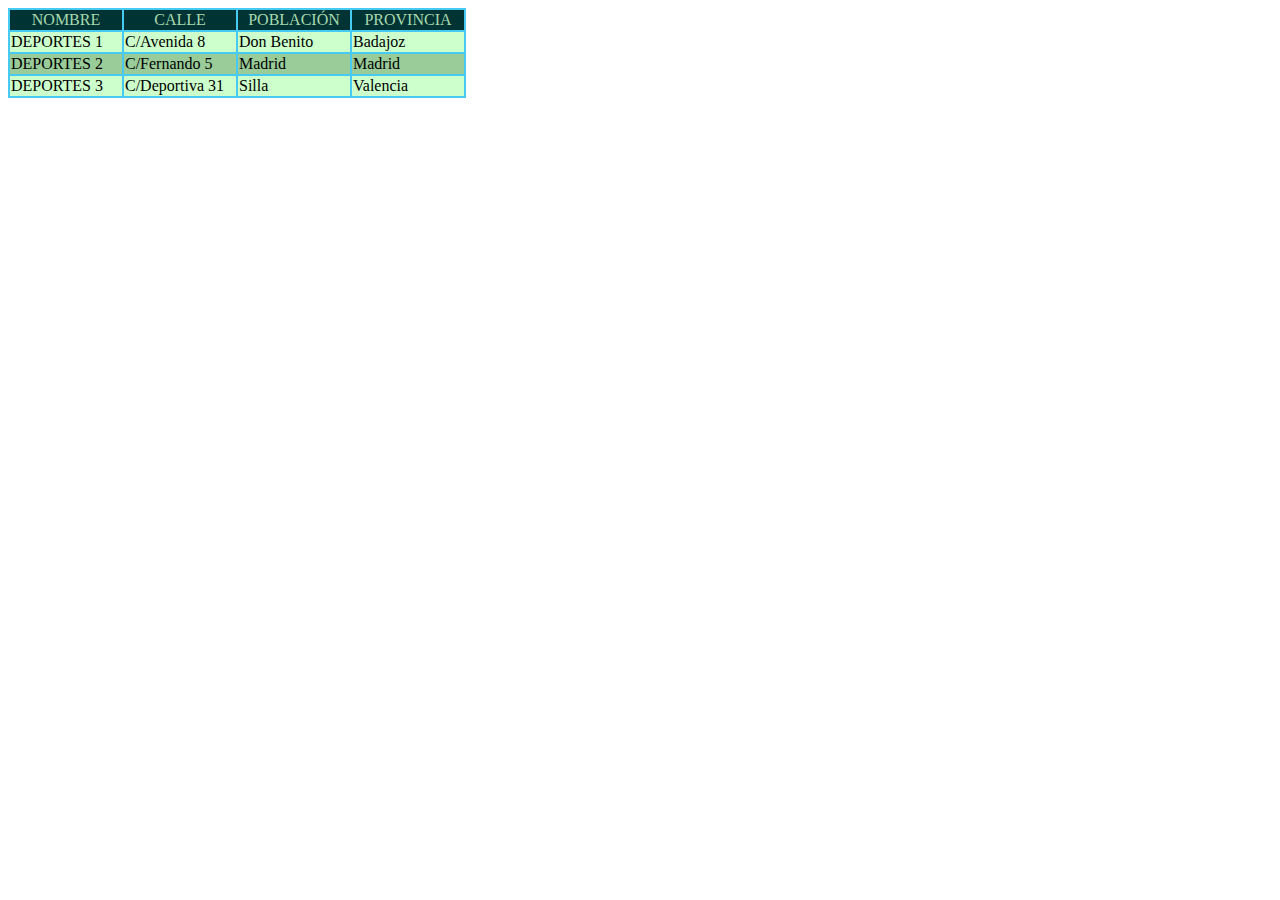
<file: ej_11_12/index.html>
<!DOCTYPE html>
<html lang="en">
<head>
    <meta charset="UTF-8">
    <meta name="viewport" content="width=device-width, initial-scale=1.0">
    <link rel="stylesheet" href="css/styles.css">
    <title>Ejercicio 11</title>
</head>
<body>
    <table>
        <thead>
            <td>NOMBRE</td>
            <td>CALLE</td>
            <td>POBLACIÓN</td>
            <td>PROVINCIA</td>
        </thead>
        <tr>
            <td>DEPORTES 1</td>
            <td>C/Avenida 8</td>
            <td>Don Benito</td>
            <td>Badajoz</td>
        </tr>
        <tr>
            <td>DEPORTES 2</td>
            <td>C/Fernando 5</td>
            <td>Madrid</td>
            <td>Madrid</td>
        </tr>
        <tr>
            <td>DEPORTES 3</td>
            <td>C/Deportiva 31</td>
            <td>Silla</td>
            <td>Valencia</td>
        </tr>
    </table>
</body>
</html>
</file>
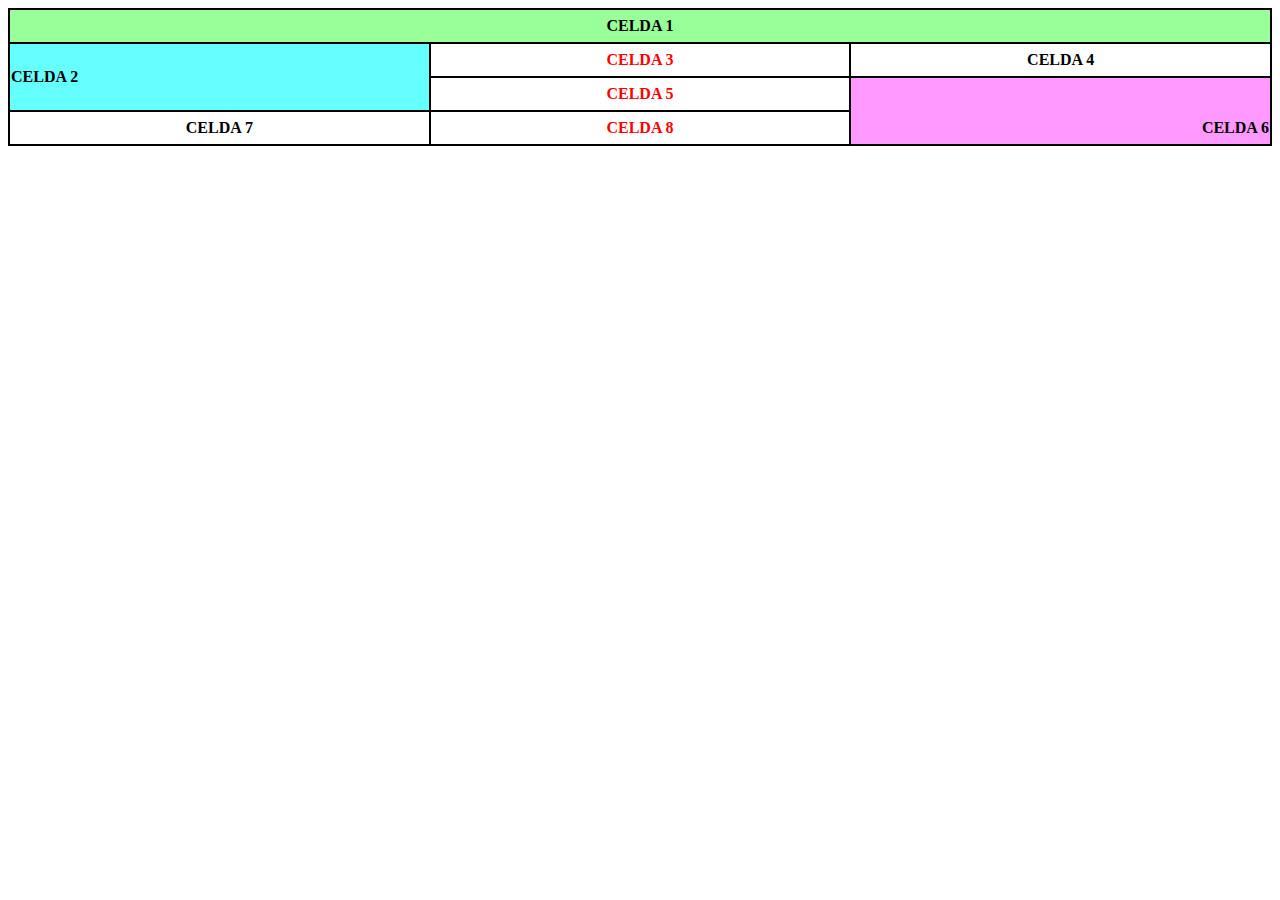
<file: ej_13/index.html>
<!DOCTYPE html>
<html lang="en">
<head>
    <meta charset="UTF-8">
    <meta name="viewport" content="width=device-width, initial-scale=1.0">
    <link rel="stylesheet" href="css/styles.css">
    <title>Ejercicio 13</title>
</head>
<body>
    <table>
        <thead>
            <td colspan="3">CELDA 1</td>
        </thead>
        <tr>
            <td rowspan="2" class="blue-back">CELDA 2</td>
            <td class="red-text">CELDA 3</td>
            <td>CELDA 4</td>
        </tr>
        <tr>
            <td class="red-text">CELDA 5</td>
            <td rowspan="2" class="pink-back">CELDA 6</td>
        </tr>
        <tr>
            <td>CELDA 7</td>
            <td class="red-text">CELDA 8</td>
        </tr>
    </table>
</body>
</html>
</file>
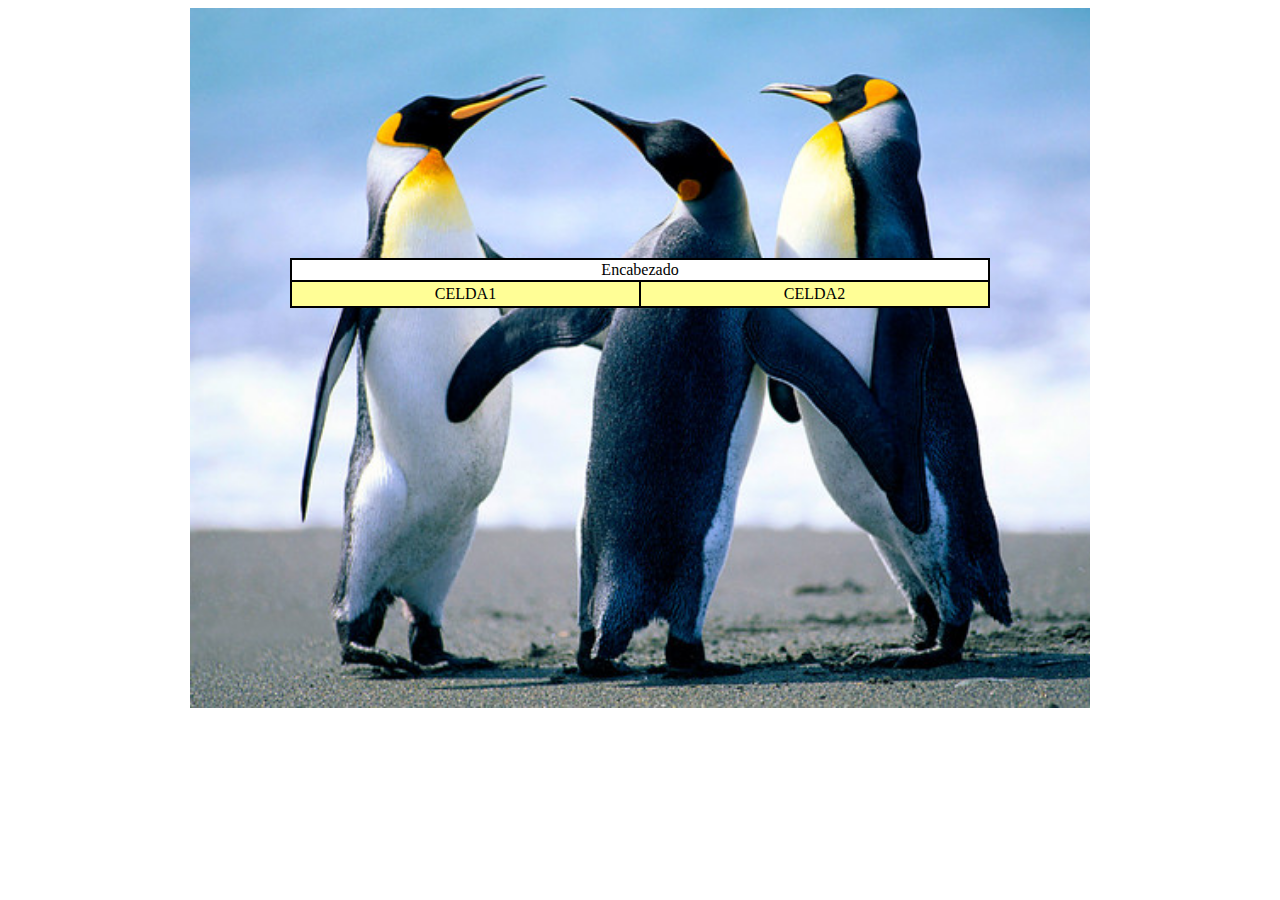
<file: ej_14/index.html>
<!DOCTYPE html>
<html lang="en">
<head>
    <meta charset="UTF-8">
    <meta name="viewport" content="width=device-width, initial-scale=1.0">
    <link rel="stylesheet" href="css/styles.css">
    <title>Ejercicio 14</title>
</head>
<body>
    <div id="container">
        <table>
            <thead>
                <td colspan="2">Encabezado</td>
            </thead>
            <tr>
                <td>CELDA1</td>
                <td>CELDA2</td>
            </tr>
        </table>
    </div>
</body>
</html>
</file>
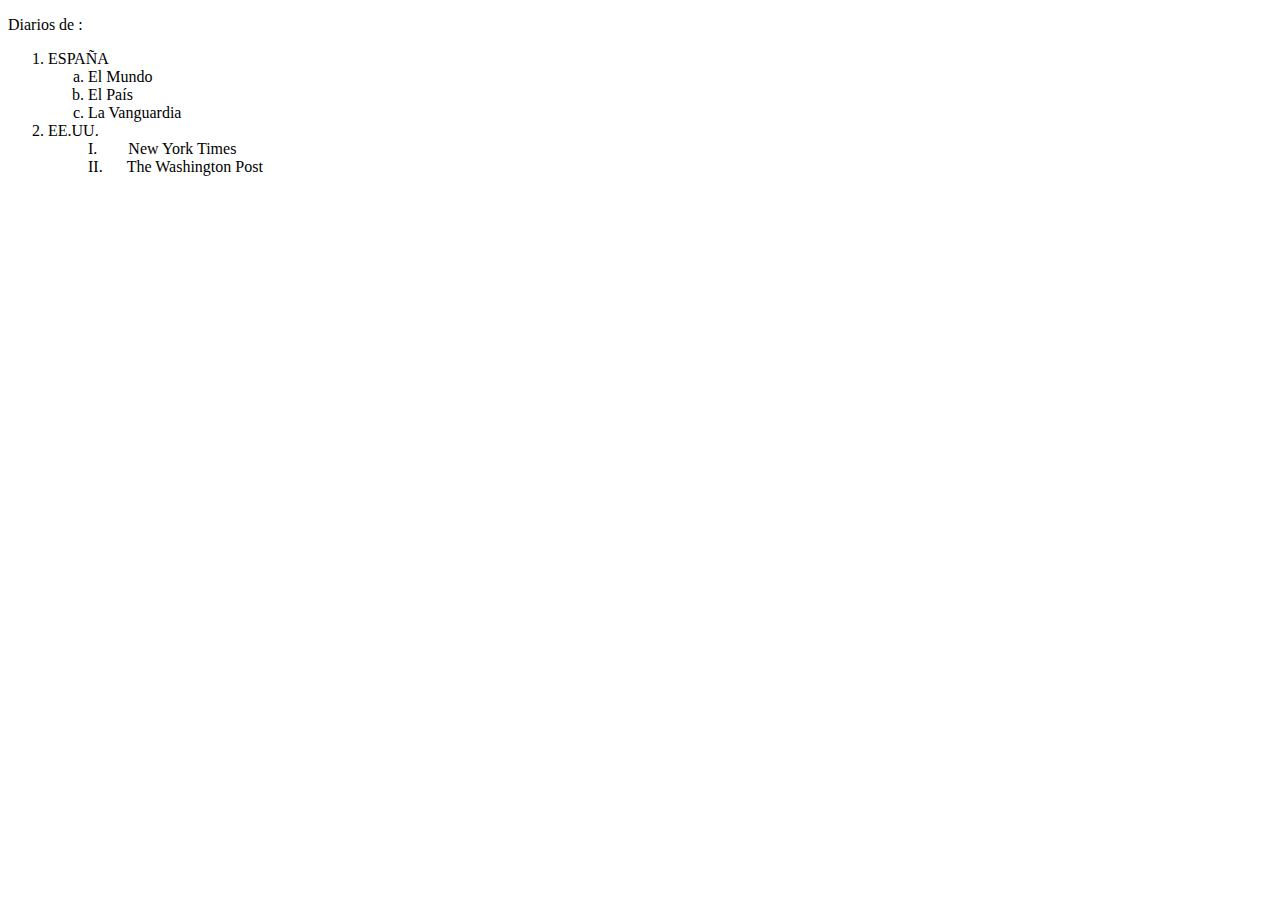
<file: ej_15/index.html>
<!DOCTYPE html>
<html lang="en">
<head>
    <meta charset="UTF-8">
    <meta name="viewport" content="width=device-width, initial-scale=1.0">
    <link rel="stylesheet" href="css/styles.css">
    <title>Ejercicio 15</title>
</head>
<body>
    <p>Diarios de : <br></p>
    <ol id="list_countries">
        <li>ESPAÑA</li>
        <ol id="list_spain">
            <li>El Mundo</li>
            <li>El País</li>
            <li>La Vanguardia</li>
        </ol>
        <li>EE.UU.</li>
        <ol id="list_eeuu">
            <li><p>New York Times</p></li>
            <li><p>The Washington Post</p></li>
        </ol>
    </ol>
</body>
</html>
</file>
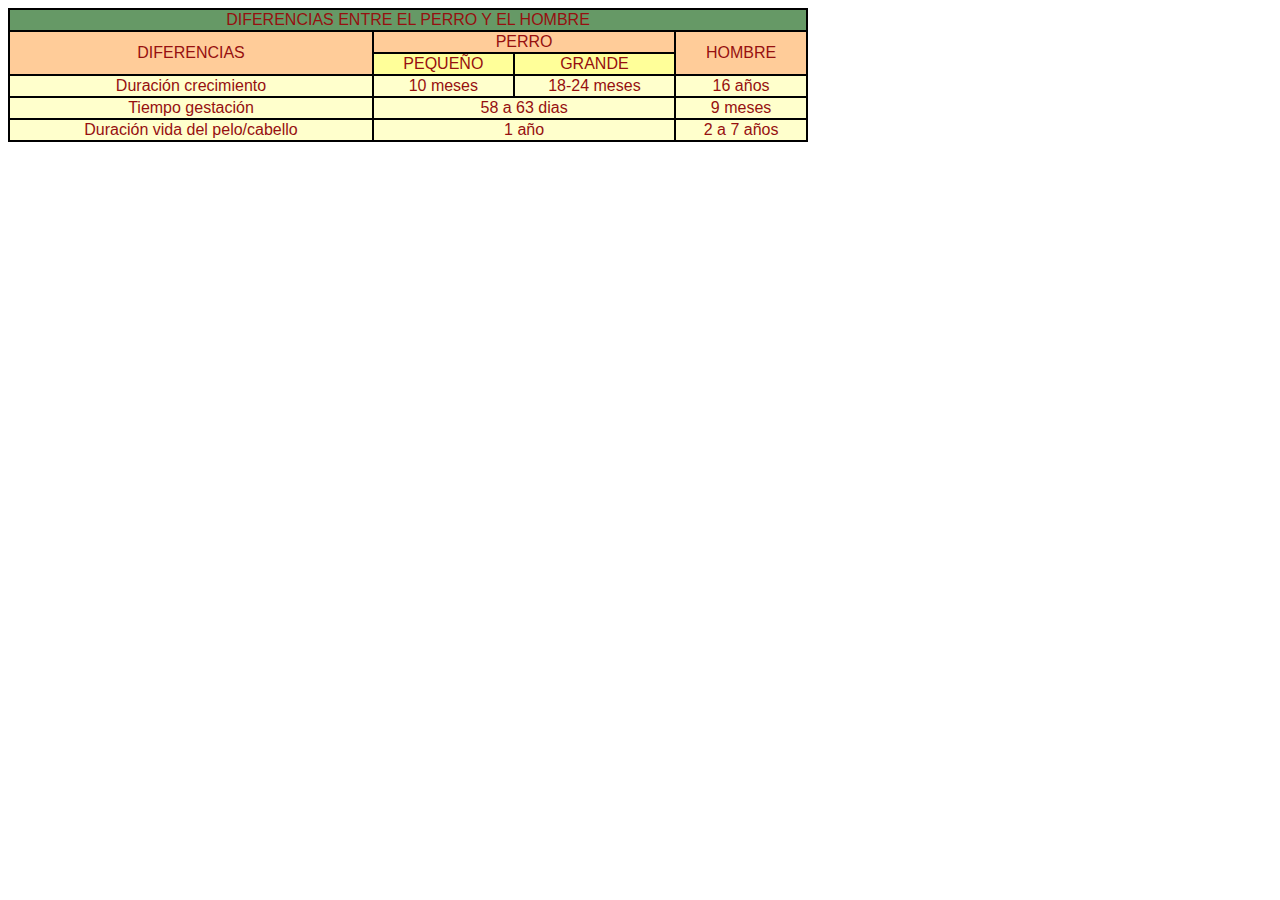
<file: ej_16/index.html>
<!DOCTYPE html>
<html lang="en">
<head>
    <meta charset="UTF-8">
    <meta name="viewport" content="width=device-width, initial-scale=1.0">
    <link rel="stylesheet" href="css/styles.css">
    <title>Ejercicio 16</title>
</head>
<body>
    
    <table>
        <thead>
            <th colspan="4">DIFERENCIAS ENTRE EL PERRO Y EL HOMBRE</th>
        </thead>
        <tbody>
            <tr>
                <td rowspan="2">DIFERENCIAS</td>
                <td colspan="2">PERRO</td>
                <td rowspan="2">HOMBRE</td>
            </tr>
            <tr>
                <td>PEQUEÑO</td>
                <td>GRANDE</td>
            </tr>
            <tr>
                <td>Duración crecimiento</td>
                <td>10 meses</td>
                <td>18-24 meses</td>
                <td>16 años</td>
            </tr>
            <tr>
                <td>Tiempo gestación</td>
                <td colspan="2">58 a 63 dias</td>
                <td>9 meses</td>
            </tr>
            <tr>
                <td>Duración vida del pelo/cabello</td>
                <td colspan="2">1 año</td>
                <td>2 a 7 años</td>
            </tr>
        </tbody>
    </table>
</body>
</html>
</file>
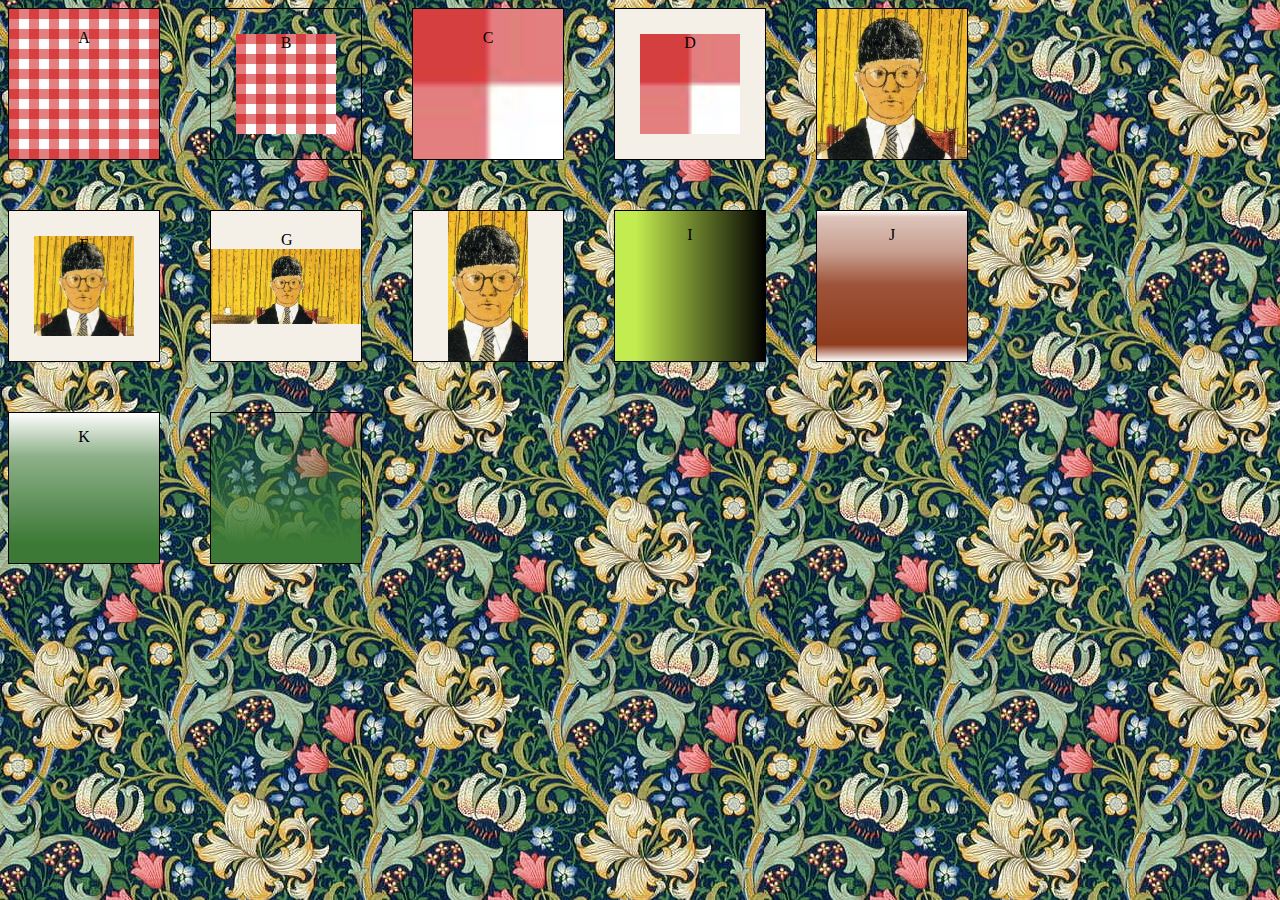
<file: ej_17/index.html>
<!DOCTYPE html>
<html lang="en">
<head>
    <meta charset="UTF-8">
    <meta name="viewport" content="width=device-width, initial-scale=1.0">
    <link rel="stylesheet" href="css/styles.css">
    <title>Ejercicio 17</title>
</head>
<body>
    <div id="container">
        <div id="first"><p>A</p></div>
        <div><div><p>B</p></div></div>
        <div><p>C</p></div>
        <div><div><p>D</p></div></div>
        <div></div>
        <div><div><p>F</p></div></div>
        <div><p>G</p><div></div></div>
        <div></div>
        <div><p>I</p></div>
        <div><p>J</p></div>
        <div><p>K</p></div>
        <div></div>
    </div>
</body>
</html>
</file>
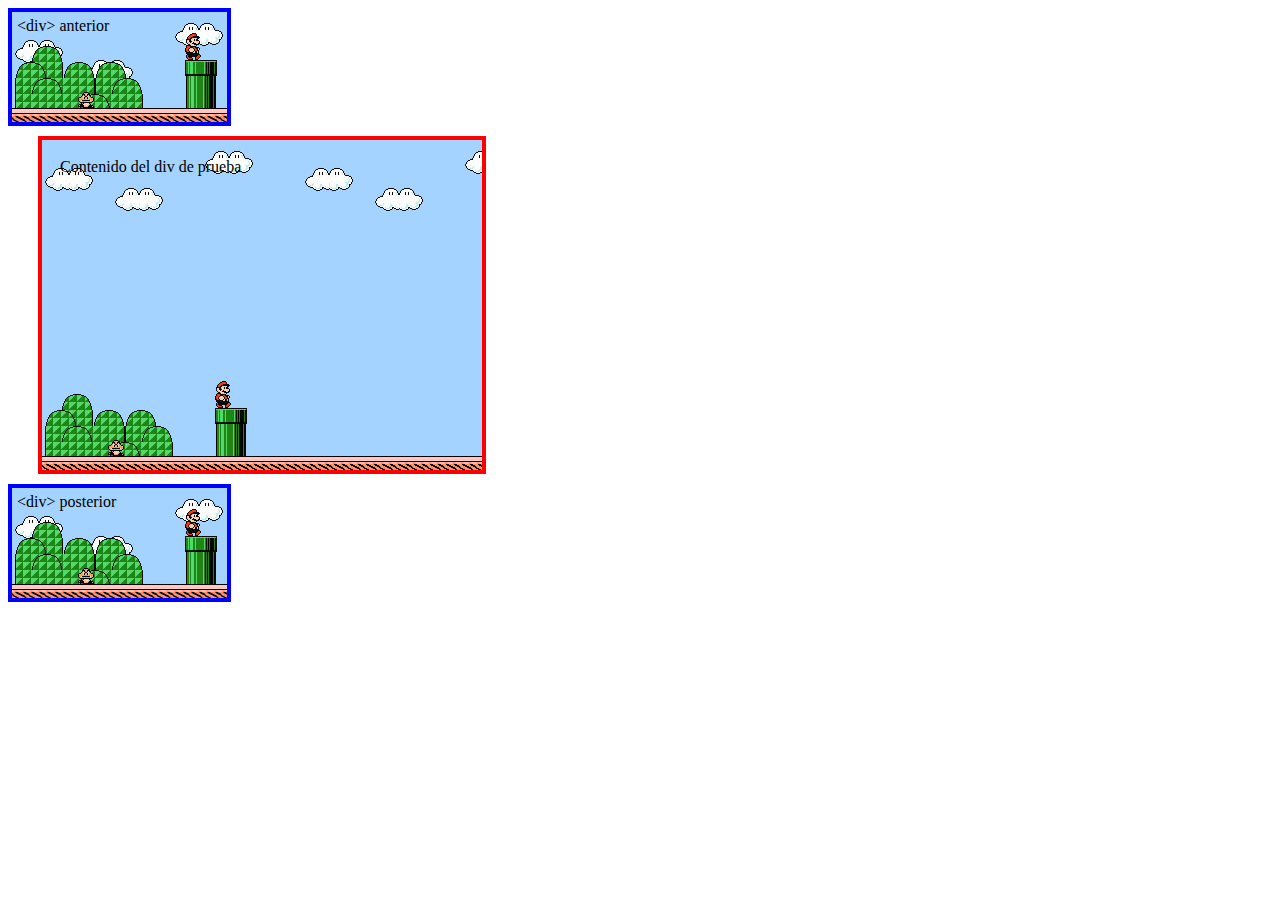
<file: ej_18/index.html>
<!DOCTYPE html>
<html lang="en">
<head>
    <meta charset="UTF-8">
    <meta name="viewport" content="width=device-width, initial-scale=1.0">
    <link rel="stylesheet" href="css/styles.css">
    <title>Ejercicio 18</title>
</head>
<body>
    <div id="container">
        <div id="anterior">
            <p>&ltdiv&gt anterior</p>
        </div>
        <div id="centro">
            <p>Contenido del div de prueba</p>
        </div>
        <div id="posterior">
            <p>&ltdiv&gt posterior</p>
        </div>
    </div>
</body>
</html>
</file>
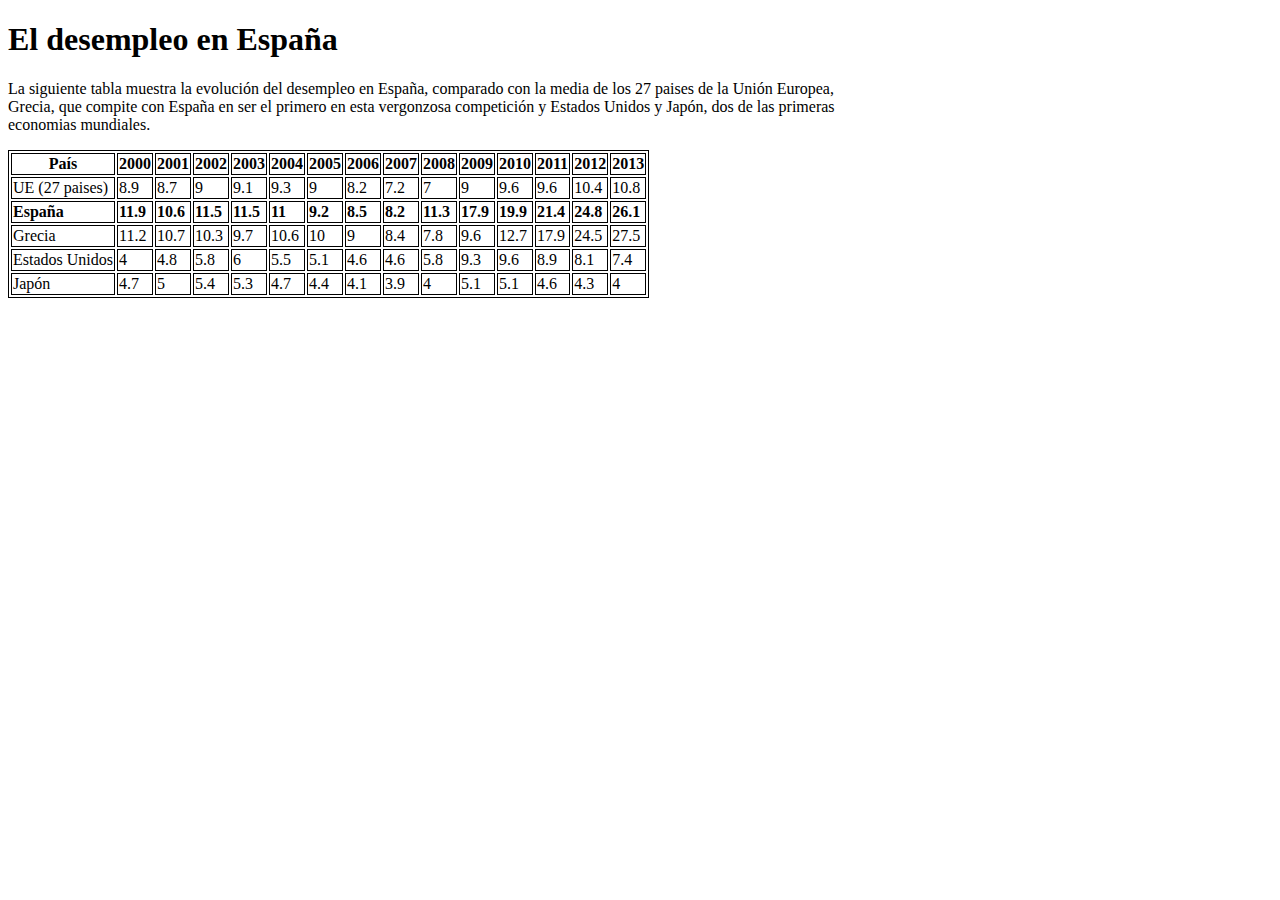
<file: ej_19/index.html>
<!DOCTYPE html>
<html lang="en">
<head>
    <meta charset="UTF-8">
    <meta name="viewport" content="width=device-width, initial-scale=1.0">
    <link rel="stylesheet" href="css/styles.css">
    <title>Ejercicio 19</title>
</head>
<body>
    <h1>El desempleo en España</h1>

    <p>La siguiente tabla muestra la evolución del desempleo en España, comparado con la media de los 27 paises de la Unión Europea, <br>
        Grecia, que compite con España en ser el primero en esta vergonzosa competición y Estados Unidos y Japón, dos de las primeras <br>economias mundiales.</p>

    <table>
        <thead>
            <th>País</th>
            <th>2000</th>
            <th>2001</th>
            <th>2002</th>
            <th>2003</th>
            <th>2004</th>
            <th>2005</th>
            <th>2006</th>
            <th>2007</th>
            <th>2008</th>
            <th>2009</th>
            <th>2010</th>
            <th>2011</th>
            <th>2012</th>
            <th>2013</th>
        </thead>
        <tbody>
            <tr>
                <td>UE (27 paises)</td>
                <td>8.9</td>
                <td>8.7</td>
                <td>9</td>
                <td>9.1</td>
                <td>9.3</td>
                <td>9</td>
                <td>8.2</td>
                <td>7.2</td>
                <td>7</td>
                <td>9</td>
                <td>9.6</td>
                <td>9.6</td>
                <td>10.4</td>
                <td>10.8</td>
            </tr>
            <tr>
                <td>España</td>
                <td>11.9</td>
                <td>10.6</td>
                <td>11.5</td>
                <td>11.5</td>
                <td>11</td>
                <td>9.2</td>
                <td>8.5</td>
                <td>8.2</td>
                <td>11.3</td>
                <td>17.9</td>
                <td>19.9</td>
                <td>21.4</td>
                <td>24.8</td>
                <td>26.1</td>
            </tr>
            <tr>
                <td>Grecia</td>
                <td>11.2</td>
                <td>10.7</td>
                <td>10.3</td>
                <td>9.7</td>
                <td>10.6</td>
                <td>10</td>
                <td>9</td>
                <td>8.4</td>
                <td>7.8</td>
                <td>9.6</td>
                <td>12.7</td>
                <td>17.9</td>
                <td>24.5</td>
                <td>27.5</td>
            </tr>
            <tr>
                <td>Estados Unidos</td>
                <td>4</td>
                <td>4.8</td>
                <td>5.8</td>
                <td>6</td>
                <td>5.5</td>
                <td>5.1</td>
                <td>4.6</td>
                <td>4.6</td>
                <td>5.8</td>
                <td>9.3</td>
                <td>9.6</td>
                <td>8.9</td>
                <td>8.1</td>
                <td>7.4</td>
            </tr>
            <tr>
                <td>Japón</td>
                <td>4.7</td>
                <td>5</td>
                <td>5.4</td>
                <td>5.3</td>
                <td>4.7</td>
                <td>4.4</td>
                <td>4.1</td>
                <td>3.9</td>
                <td>4</td>
                <td>5.1</td>
                <td>5.1</td>
                <td>4.6</td>
                <td>4.3</td>
                <td>4</td>
            </tr>
        </tbody>
    </table>
</body>
</html>
</file>
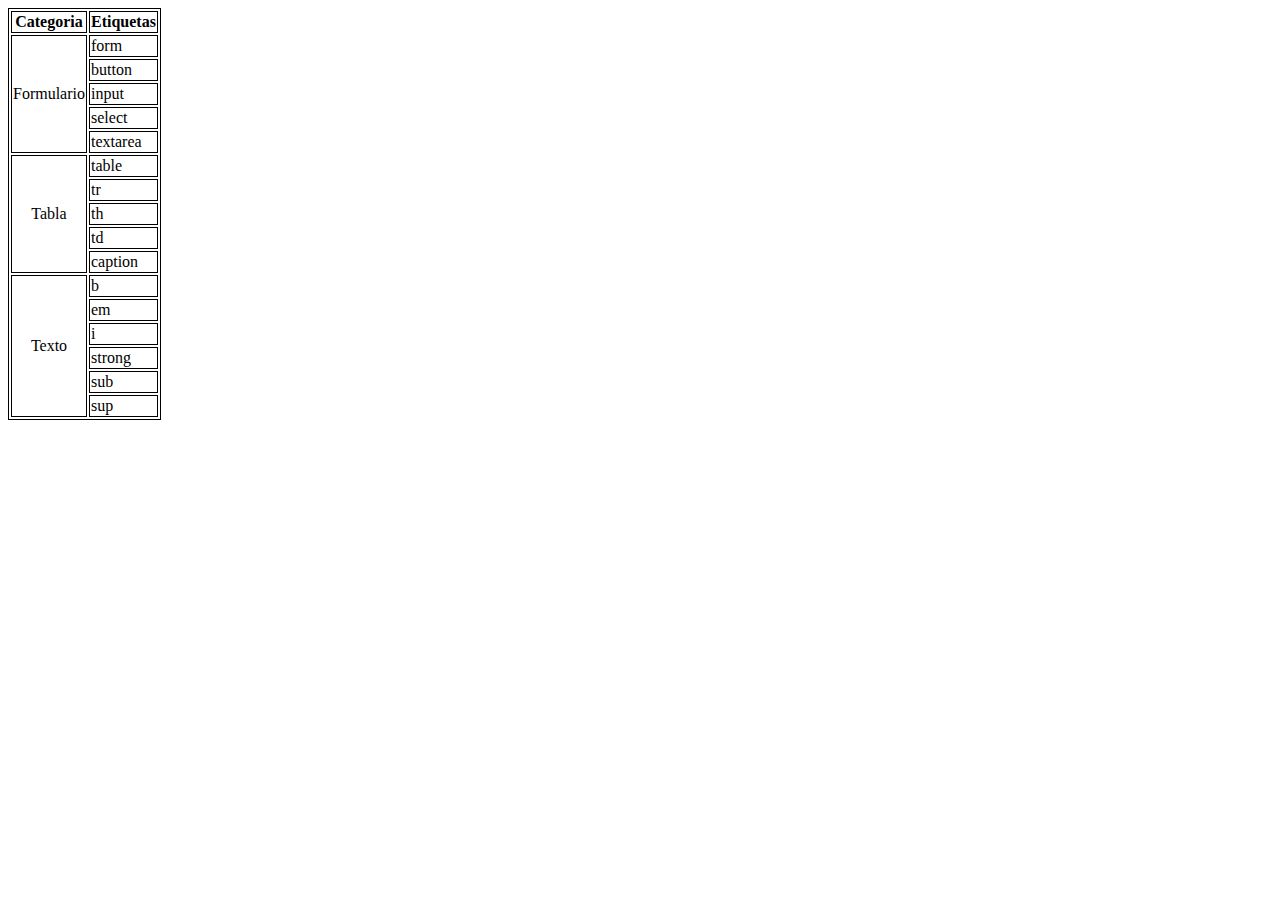
<file: ej_20/index.html>
<!DOCTYPE html>
<html lang="en">
<head>
    <meta charset="UTF-8">
    <meta name="viewport" content="width=device-width, initial-scale=1.0">
    <link rel="stylesheet" href="css/styles.css">
    <title>Ejercicio 20</title>
</head>
<body>
    <table>
        <thead>
            <th>Categoria</th>
            <th>Etiquetas</th>
        </thead>
        <tbody>
            <tr>
                <td rowspan="5" class="align">Formulario</td>
                <td>form</td>
            </tr>
            <tr>
                <td>button</td>
            </tr>
            <tr>
                <td>input</td>
            </tr>
            <tr>
                <td>select</td>
            </tr>
            <tr>
                <td>textarea</td>
            </tr>
            <tr>
                <td rowspan="5" class="align">Tabla</td>
                <td>table</td>
            </tr>
            <tr>
                <td>tr</td>
            </tr>
            <tr>
                <td>th</td>
            </tr>
            <tr>
                <td>td</td>
            </tr>
            <tr>
                <td>caption</td>
            </tr>
            <tr>
                <td rowspan="6" class="align">Texto</td>
                <td>b</td>
            </tr>
            <tr>
                <td>em</td>
            </tr>
            <tr>
                <td>i</td>
            </tr>
            <tr>
                <td>strong</td>
            </tr>
            <tr>
                <td>sub</td>
            </tr>
            <tr>
                <td>sup</td>
            </tr>
        </tbody>
    </table>
</body>
</html>
</file>
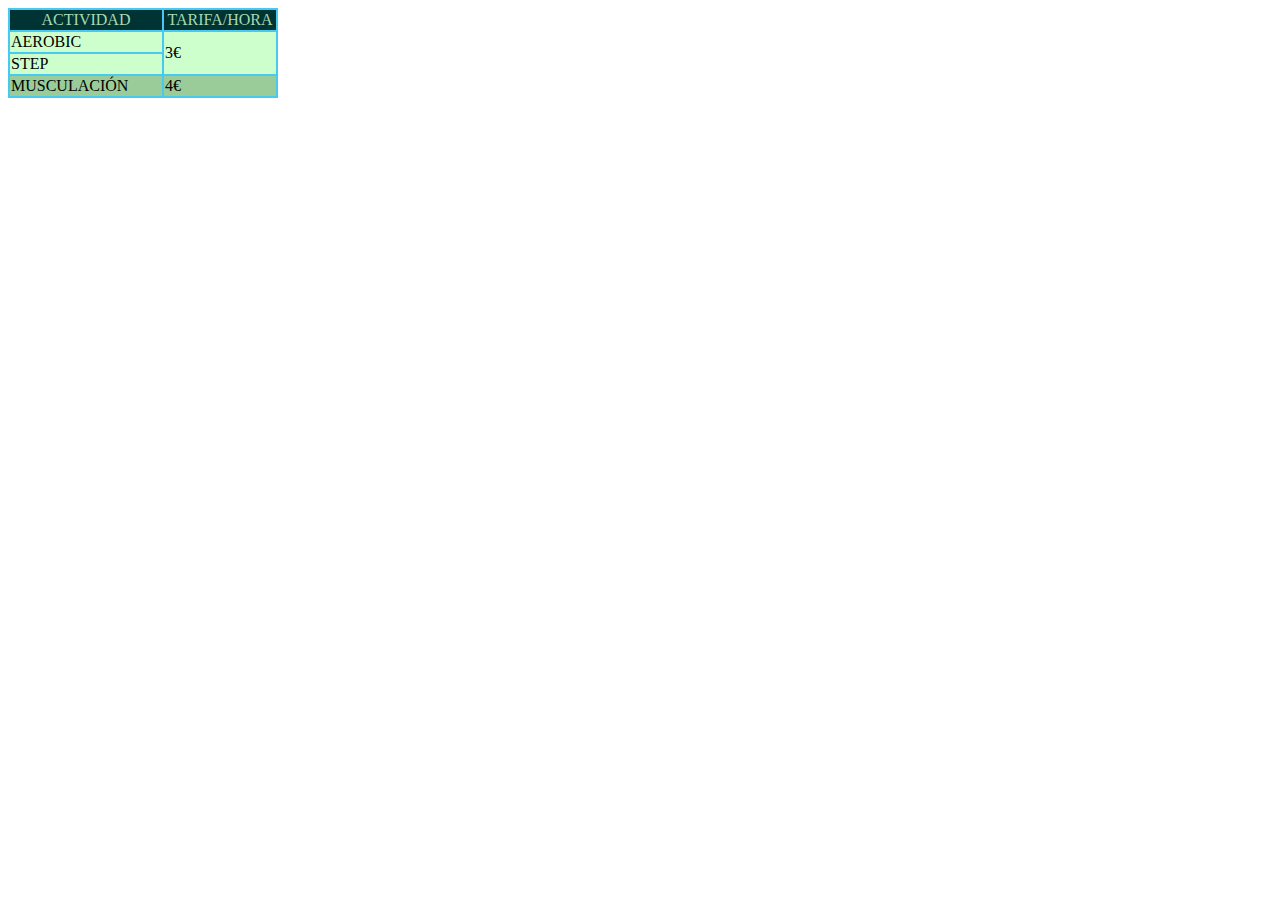
<file: ej_11_12/pages/instalaciones.html>
<!DOCTYPE html>
<html lang="en">
<head>
    <meta charset="UTF-8">
    <meta name="viewport" content="width=device-width, initial-scale=1.0">
    <link rel="stylesheet" href="../css/styles.css">
    <title>Ejercicio 12</title>
</head>
<body>
    <table>
        <thead>
            <td id="actividad">ACTIVIDAD</td>
            <td>TARIFA/HORA</td>
        </thead>
        <tr>
            <td class="bright">AEROBIC</td>
            <td rowspan="2" class="bright">3€</td>
        </tr>
        <tr>
            <td class="bright">STEP</td>
        </tr>
        <tr>
            <td class="dark">MUSCULACIÓN</td>
            <td class="dark">4€</td>
        </tr>
    </table>
</body>
</html>
</file>
<file: ej_11_12/css/styles.css>
table {
    border-width: 1px;
    border-color: black;
    border-style: double;
    
}

table, th, td {
    border: 2px solid #47caf1;
    border-collapse: collapse;
}

td {
    width: 110px;
}

tr:nth-child(odd) {
    background-color: #CCFFCC;
}

tr:nth-child(even) {
    background-color: #99CC99;
}

thead td {
    text-align: center;
    background-color: #003333;
    color: #A7DAB0;
}

#actividad {
    width: 150px;
}

.bright {
    background-color: #CCFFCC;
}

.dark {
    background-color: #99CC99;
}
</file>
<file: ej_13/css/styles.css>
.red-text {
    color: red;
}

table, th, td {
    border: 2px solid black;
    border-collapse: collapse;
    text-align: center;
}

table {
    width: 100%;
}

td {
    font-weight: bold;
    height: 30px;
}

thead {
    background-color: #99FF99;
}

.blue-back {
    background-color: #65FFFF;
    height: 40px;
    text-align: left;
}

.pink-back {
    background-color: #FF99FF;
    text-align: right;
    padding-top: 35px;
    margin: 0;
}
</file>
<file: ej_14/css/styles.css>
table, th, td {
    border: 2px solid black;
    border-collapse: collapse;
    text-align: center;
}

div {
    width: 900px;
    height: 700px;
    margin-left: auto;
    margin-right: auto;
    background-image: url(../img/pingus.jpg);
    background-size:cover;
    display: flex;
    justify-content: center;
}

table {
    width: 700px;
    height: 50px;
    margin-top: 250px;
}

thead td {
    background-color: white;
}

td {
    background-color: #FFFE96;
}
</file>
<file: ej_15/css/styles.css>
#list_spain li{
    list-style: lower-alpha;
}

#list_eeuu li{
    list-style: upper-roman;
    list-style-position: inside;
}

#list_eeuu li p {
    margin: 0;
    padding-left: 20px;
    display: inline;
}

#list_eeuu li:first-child p {
    padding-left: 27px;
}
</file>
<file: ej_16/css/styles.css>
table {
    width: 800px;
    color: rgb(150, 16, 16);
    font-family: Arial, Helvetica, sans-serif;
}

table, th, td {
    border: 2px solid black;
    border-collapse: collapse;
    text-align: center;
}

th {
    background-color: #669966;
    font-weight: 100;
}

tbody tr:first-child {
    background-color: #FFCC99;
}

tbody tr:nth-child(2) {
    background-color: #FFFF99;
}

tbody {
    background-color: #FFFFCC;
}
</file>
<file: ej_17/css/styles.css>
#container {
    display: flex;
    width: 90%;
    flex-wrap: wrap;
}

#container div{
    width: 150px;
    height: 150px;
    border: 1px solid black;
    margin-right: 50px;
    margin-bottom: 50px;
}

body {
    background-image: url(../img/papel_pared.jpg);
}

#first {
    background-image: url(../img/mantel.jpg);
    text-align: center;
}

#first p {
    margin: 0;
    margin-top: 20px;
}

#container div:nth-child(2) div {
    background-image: url(../img/mantel.jpg);
    width: 100px;
    height: 100px;
    margin-top: 25px;
    margin-left: 25px;
    text-align: center;
    border: 0px;
}

#container div:nth-child(2) div p {
    margin: 0;
}

#container div:nth-child(3) {
    background-image: url(../img/mantel.jpg);
    background-size: cover;
    text-align: center;
}

#container div:nth-child(3) p {
    margin: 0;
    margin-top: 20px;
}

#container div:nth-child(4) {
    background-color: #F4F0E8;
}

#container div:nth-child(4) div {
    background-image: url(../img/mantel.jpg);
    width: 100px;
    height: 100px;
    margin-top: 25px;
    margin-left: 25px;
    text-align: center;
    background-size: cover;
    border: 0px;
}

#container div:nth-child(4) p{
    margin: 0;
}

#container div:nth-child(5) {
    background-image: url(../img/face.jpg);
    background-size: cover;
}

#container div:nth-child(6) {
    background-color: #F4F0E8;
}

#container div:nth-child(6) div {
    background-image: url(../img/face.jpg);
    width: 100px;
    height: 100px;
    margin-top: 25px;
    margin-left: 25px;
    text-align: center;
    background-size: cover;
    border: 0px;
}

#container div:nth-child(6) p{
    margin: 0;
}

#container div:nth-child(7) {
    background-color: #F4F0E8;
}

#container div:nth-child(7) div {
    background-image: url(../img/face_long.jpg);
    width: 150px;
    height: 75px;
    text-align: center;
    background-size: cover;
    background-position: center;
    border: 0px;
}

#container div:nth-child(7) p{
    margin: 0;
    margin-left: 70px;
    margin-top: 20px
}

#container div:nth-child(8) {
    background-image: url(../img/face_short.jpg);
    text-align: center;
    background-size: 80px 150px;
    background-position: center;
    background-repeat: no-repeat;
    background-color: #F4F0E8;
}

#container div:nth-child(9){
    background: rgb(195,236,80);
    background: linear-gradient(90deg, rgba(195,236,80,1) 14%, rgba(0,0,0,1) 100%);
    text-align: center;
}

#container div:nth-child(9) p {
    margin: 0;
    margin-top: 15px;
}

#container div:nth-child(10){
    background: rgb(255,255,255);
    background: linear-gradient(180deg, rgba(255,255,255,1) 0%, rgba(221,196,186,1) 4%, rgba(199,157,142,1) 28%, rgba(158,84,58,1) 49%, rgba(143,59,28,1) 89%, rgba(255,255,255,1) 100%);
    text-align: center;
}

#container div:nth-child(10) p {
    margin: 0;
    margin-top: 15px;
}

#container div:nth-child(11){
    background: rgb(255,255,255);
    background: linear-gradient(180deg, rgba(255,255,255,1) 0%, rgba(165,192,161,1) 23%, rgba(141,176,137,1) 29%, rgba(60,121,54,1) 87%);
    text-align: center;
}

#container div:nth-child(11) p {
    margin: 0;
    margin-top: 15px;
}

#container div:nth-child(12){
    background: rgb(255,255,255);
    background: linear-gradient(180deg, rgba(255,255,255,0) 0%, rgba(60,121,54,1) 87%);
    text-align: center;
}

#container div:nth-child(12) p {
    margin: 0;
    margin-top: 15px;
}
</file>
<file: ej_18/css/styles.css>
#anterior, #posterior, #centro {
    background-color: #A4D3FF;
    background-image: url(../img/f01.png), url(../img/f02.png), url(../img/f03.png);
    background-repeat: repeat-x, no-repeat, repeat-x;
    background-position: bottom, left bottom, left top;
}

#anterior, #posterior {
    width: 215px;
    height: 110px;
    border: 4px solid blue;
}

#anterior p, #posterior p{
    margin: 0;
    margin-top: 5px;
    margin-left: 5px;
}

#centro {
    width: 440px;
    height: 330px;
    margin-left: 30px;
    border: 4px solid red;
    margin-top: 10px;
    margin-bottom: 10px;
}

#centro p {
    margin: 0;
    margin-top: 18px;
    margin-left: 18px;
}
</file>
<file: ej_19/css/styles.css>
td, th {
    border: 1px solid black;
}

table {
    border: 1px solid black;
}

table tr:nth-child(2) {
    font-weight: bold;
}

th {
    font-weight: bold;
}
</file>
<file: ej_20/css/styles.css>
td, th {
    border: 1px solid black;
}

table {
    border: 1px solid black;
}

.align {
    text-align: center;
}
</file>
